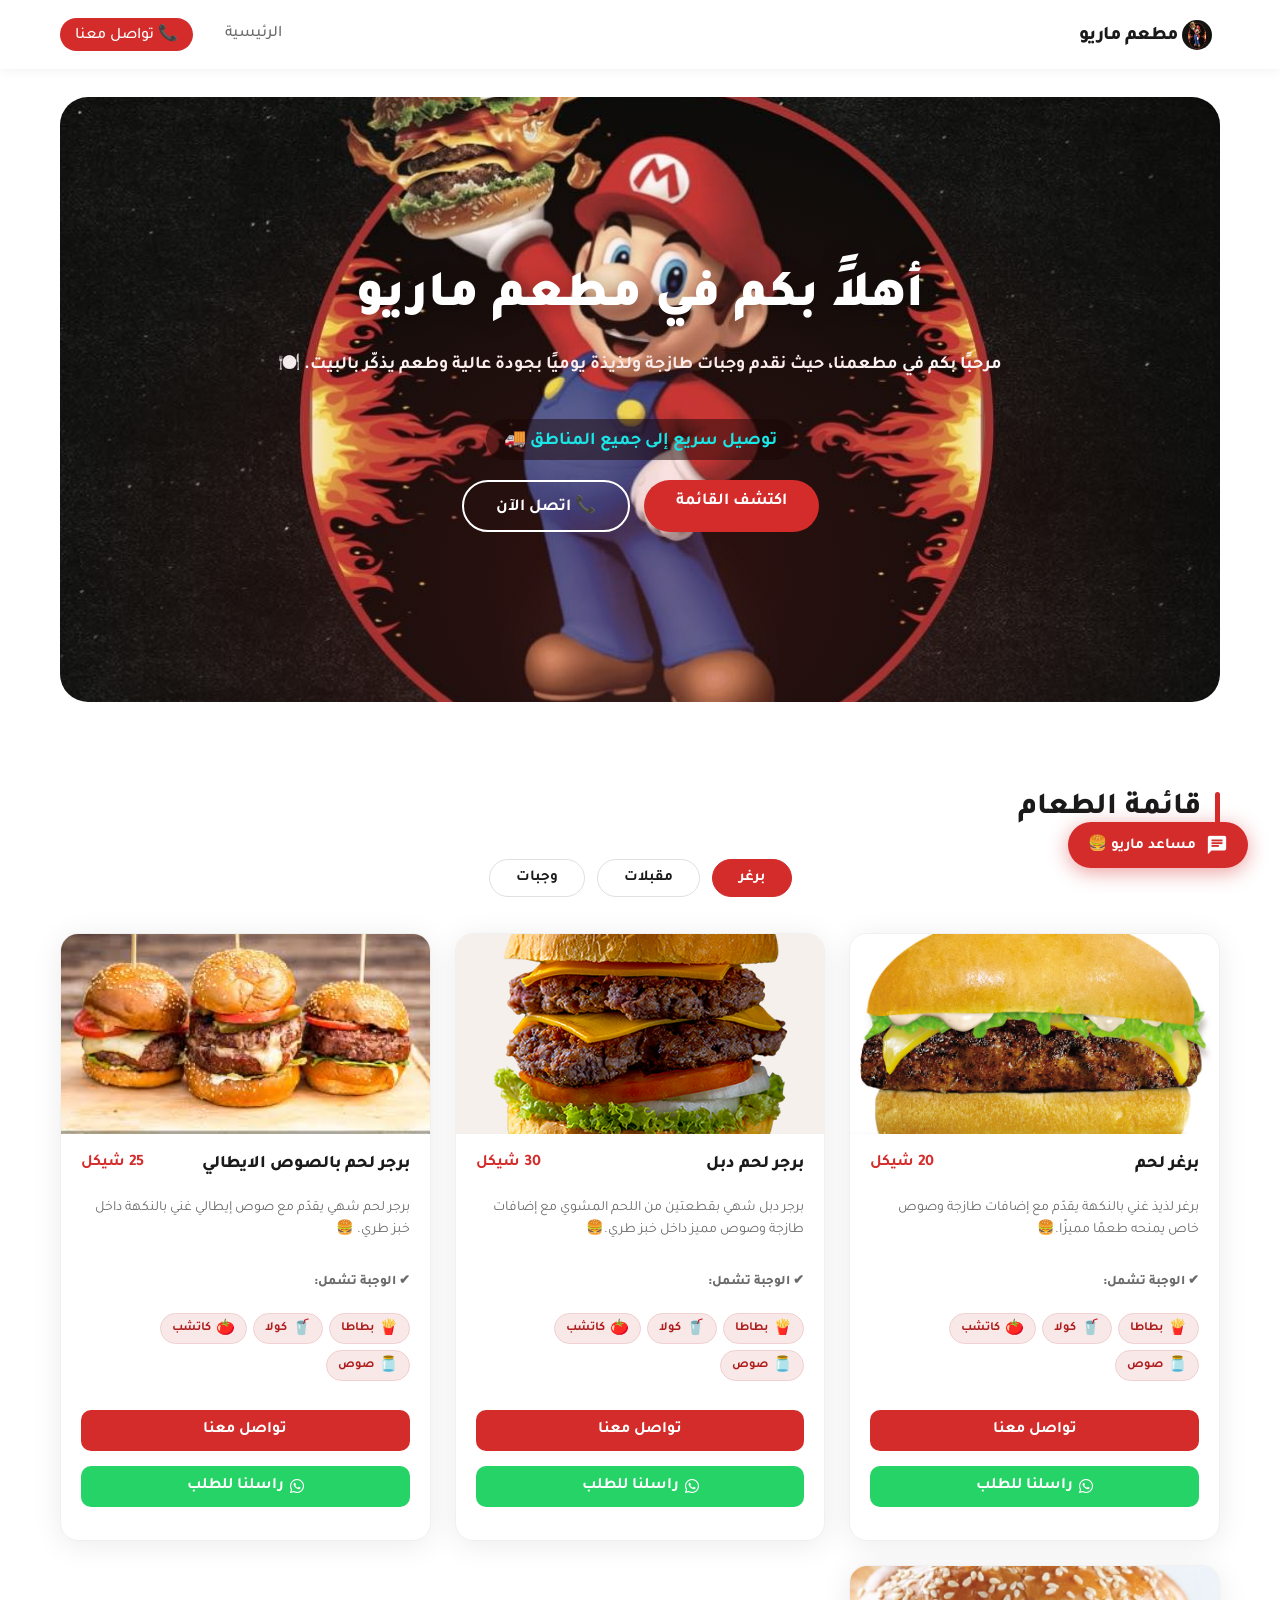
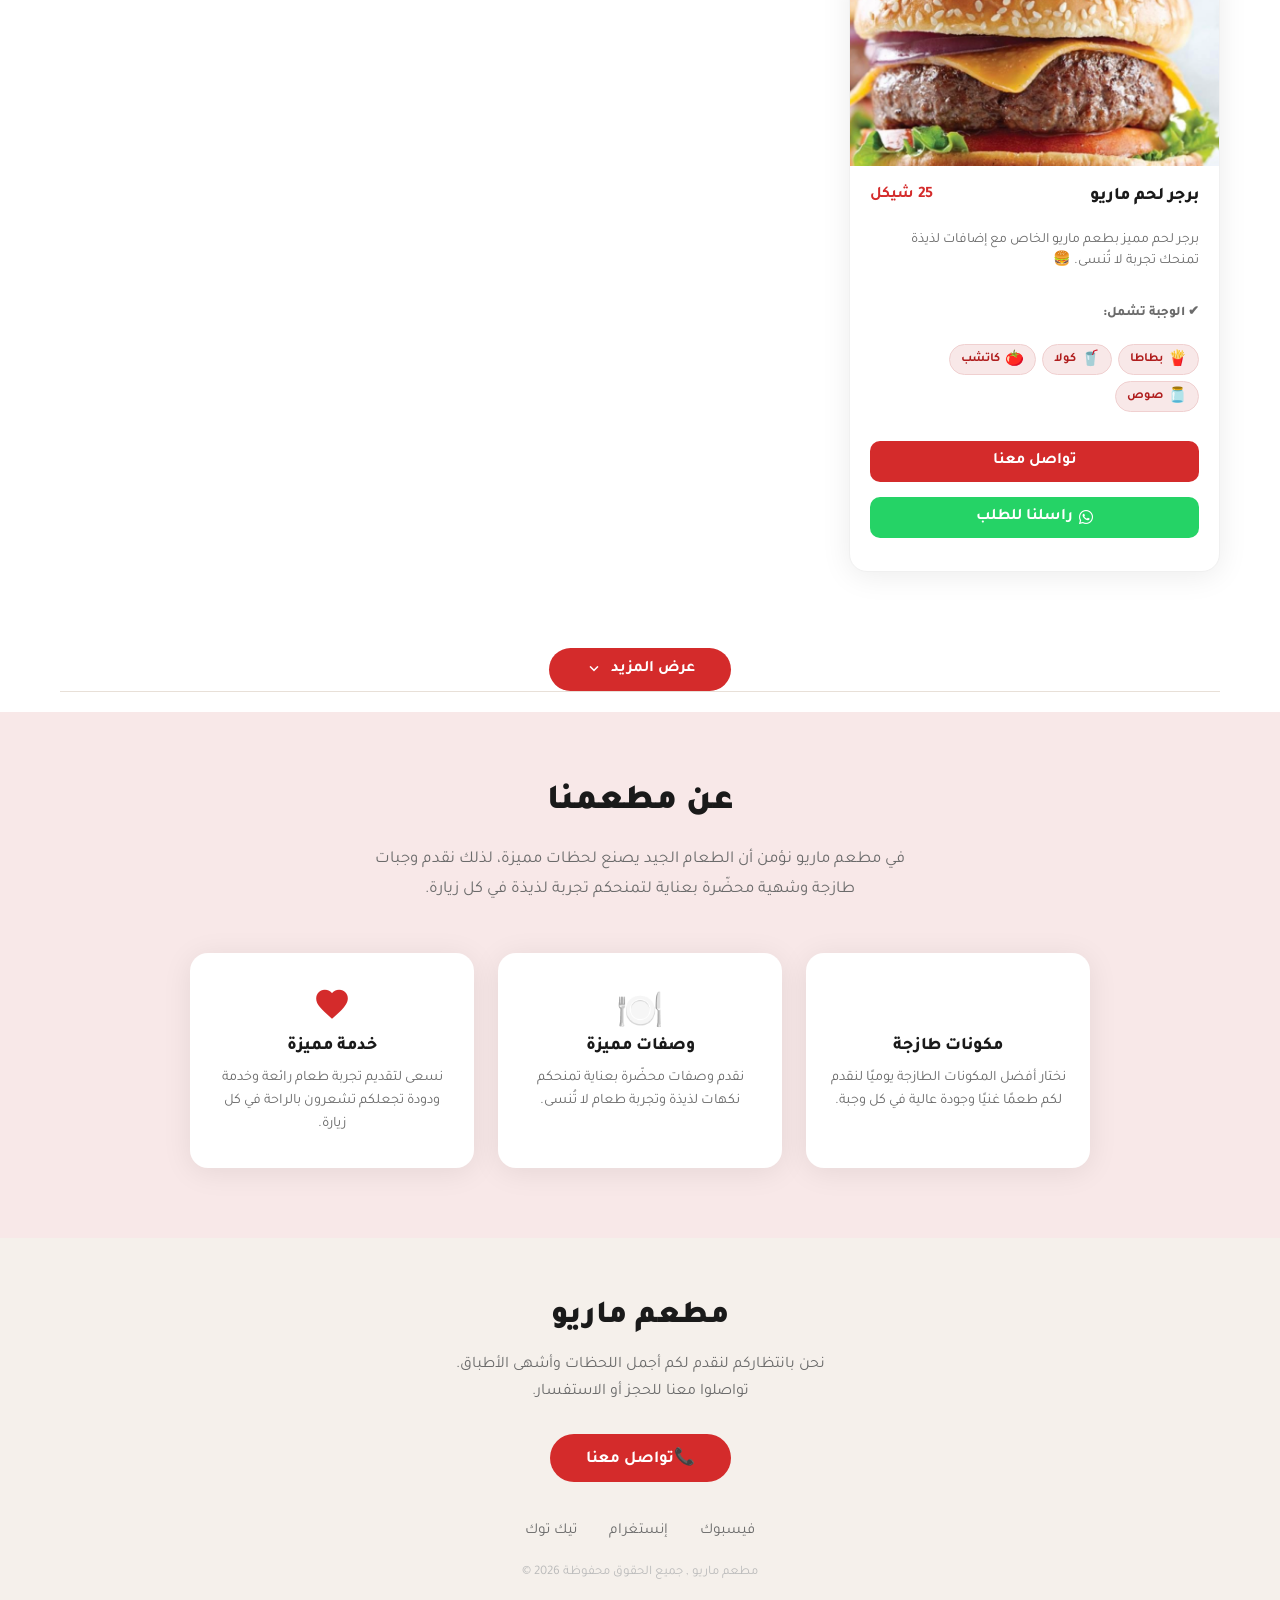
<file: index.html>
<!DOCTYPE html>
<html lang="ar" dir="rtl">

<head>
  <meta charset="UTF-8" />
  <meta name="viewport" content="width=device-width, initial-scale=1.0" />
  <!-- SEO Meta Tags -->
  <meta name="description"
    content="مطعم ماريو  — أشهى البرغر والوجبات السريعة في الخليل تفوح. برغر لحم، برغر دجاج، وجبات، مقبلات. خدمة توصيل لكل أنحاء البلدة.">
  <meta name="keywords" content="مطعم ماريو, برغر الخليل, وجبات سريعة, توصيل الخليل, برغر تفوح, ماريو فاست فود">
  <meta name="author" content="مطعم ماريو">

  <!-- Open Graph — شكل الصفحة لما تشاركها على واتساب وفيسبوك -->
  <meta property="og:title" content="مطعم ماريو 🍔">
  <meta property="og:description" content="أشهى البرغر والوجبات السريعة في تفوح — توصيل لكل أنحاء البلدة">
  <meta property="og:type" content="restaurant">
  <meta property="og:locale" content="ar_PS">
  <meta property="og:image" content="https://https://mario-ps.vercel.app/mario.jpg">
  <meta property="og:image:width" content="1170">
  <meta property="og:image:height" content="1266">
  <meta property="og:image:alt" content="مطعم ماريو ">
  <title>Mario.ps</title>
  <link rel="stylesheet" href="https://cdnjs.cloudflare.com/ajax/libs/font-awesome/6.5.0/css/all.min.css">
  <link rel="preconnect" href="https://fonts.googleapis.com">
  <link
    href="https://fonts.googleapis.com/css2?family=Tajawal:wght@400;500;700;800;900&family=Playfair+Display:wght@700&display=swap"
    rel="stylesheet">
  <link href="https://fonts.googleapis.com/icon?family=Material+Icons" rel="stylesheet">
  <link rel="stylesheet" href="styleIndex.css">
</head>

<body>

  <!-- NAVBAR -->
  <nav>
    <span class="logo"><img src="mario.jpg" alt="mario logo"
        style="width:30px; height:30px; border-radius:50%; vertical-align:middle; margin-right:8px;">
      مطعم ماريو </span>
    <ul class="nav-links">
      <li><a href="index.html">الرئيسية</a></li>
      <li><a href="contact.html" class="btn-primary">📞 تواصل معنا</a></li>
    </ul>
  </nav>

  <!-- HERO -->
  <section class="hero">
    <div class="hero-blob"></div>
    <h1>أهلاً بكم في مطعم ماريو</h1>
    <h3>مرحبًا بكم في مطعمنا، حيث نقدم وجبات طازجة ولذيذة يوميًا بجودة عالية وطعم يذكّر بالبيت. 🍽️ </h3>
    <h4>توصيل سريع إلى جميع المناطق 🚚</h4>
    <div style="display:flex; gap:14px; justify-content:center; flex-wrap:wrap;">
      <a href="#menu" class="btn-primary">اكتشف القائمة</a>
      <a href="https://wa.me/972598126090" class="btn-primary"
        style="background:transparent; border:2px solid white;">📞 اتصل
        الآن</a>
    </div>
  </section>

  <!-- MENU SECTION -->
  <section class="menu-section" id="menu">
    <div class="section-header">
      <div class="section-accent"></div>
      <h2 class="section-title" style="margin-left:auto; width:fit-content;">قائمة الطعام</h2>
    </div>

    <div class="filter-tabs">
      <button class="tab active" onclick="filterTab(this,'برغر')">برغر</button>
      <button class="tab" onclick="filterTab(this,'مقبلات')">مقبلات</button>
      <button class="tab" onclick="filterTab(this,'وجبات')">وجبات</button>
    </div>

    <div class="cards-grid" id="cards-grid">
      <!-- Card 1 -->
      <div class="card" data-cat="برغر">
        <img class="card-img" src="برجر_لحم.jpg" alt="برجر لحم">
        <div class="card-body">
          <div class="card-top">
            <span class="card-name">برغر لحم</span>
            <span class="card-price">20 شيكل</span>
          </div>
          <p class="card-desc">برغر لذيذ غني بالنكهة يقدّم مع إضافات طازجة وصوص خاص يمنحه طعمًا مميزًا.🍔</p>
          <p style="font-size:0.82rem; font-weight:800; color:var(--muted); margin-bottom:7px;">✔ الوجبة تشمل:</p>
          <div class="includes">
            <div class="include-tag"><span>🍟</span> بطاطا</div>
            <div class="include-tag"><span>🥤</span> كولا</div>
            <div class="include-tag"><span>🍅</span> كاتشب</div>
            <div class="include-tag"><span>🫙</span> صوص</div>
          </div>
          <a href="contact.html" class="btn-contact">تواصل معنا</a>
          <a href="https://wa.me/972598126090" target="_blank" class="btn-whatsapp"><i
              class="fa-brands fa-whatsapp"></i>راسلنا للطلب</a>
        </div>
      </div>
      <!-- Card 2 -->
      <div class="card" data-cat="برغر">
        <img class="card-img" src="برجرلحم_دبل.png" alt="برجر لحم دبل">
        <div class="card-body">
          <div class="card-top">
            <span class="card-name">برجر لحم دبل </span>
            <span class="card-price">30 شيكل</span>
          </div>
          <p class="card-desc">برجر دبل شهي بقطعتين من اللحم المشوي مع إضافات طازجة وصوص مميز داخل خبز طري.🍔</p>
          <p style="font-size:0.82rem; font-weight:800; color:var(--muted); margin-bottom:7px;">✔ الوجبة تشمل:</p>
          <div class="includes">
            <div class="include-tag"><span>🍟</span> بطاطا</div>
            <div class="include-tag"><span>🥤</span> كولا</div>
            <div class="include-tag"><span>🍅</span> كاتشب</div>
            <div class="include-tag"><span>🫙</span> صوص</div>
          </div>
          <a href="contact.html" class="btn-contact">تواصل معنا</a>
          <a href="https://wa.me/972598126090" target="_blank" class="btn-whatsapp"><i
              class="fa-brands fa-whatsapp"></i>راسلنا للطلب</a>
        </div>
      </div>
      <!-- Card 3 -->
      <div class="card" data-cat="برغر">
        <img class="card-img" src="برجر_لحم_بالصوص_الايطالي.jpg" alt="برجر لحم بالصوص الايطالي">
        <div class="card-body">
          <div class="card-top">
            <span class="card-name">برجر لحم بالصوص الايطالي</span>
            <span class="card-price">25 شيكل</span>
          </div>
          <p class="card-desc">برجر لحم شهي يقدّم مع صوص إيطالي غني بالنكهة داخل خبز طري. 🍔</p>
          <p style="font-size:0.82rem; font-weight:800; color:var(--muted); margin-bottom:7px;">✔ الوجبة تشمل:</p>
          <div class="includes">
            <div class="include-tag"><span>🍟</span> بطاطا</div>
            <div class="include-tag"><span>🥤</span> كولا</div>
            <div class="include-tag"><span>🍅</span> كاتشب</div>
            <div class="include-tag"><span>🫙</span> صوص</div>
          </div>
          <a href="contact.html" class="btn-contact">تواصل معنا</a>
          <a href="https://wa.me/972598126090" target="_blank" class="btn-whatsapp"><i
              class="fa-brands fa-whatsapp"></i>راسلنا للطلب</a>
        </div>
      </div>
      <!-- Card 4 -->
      <div class="card" data-cat="برغر">
        <img class="card-img" src="برجر_لحم_ماريو.png" alt="برجر لحم ماريو">
        <div class="card-body">
          <div class="card-top">
            <span class="card-name"> برجر لحم ماريو</span>
            <span class="card-price">25 شيكل</span>
          </div>
          <p class="card-desc">برجر لحم مميز بطعم ماريو الخاص مع إضافات لذيذة تمنحك تجربة لا تُنسى. 🍔</p>
          <p style="font-size:0.82rem; font-weight:800; color:var(--muted); margin-bottom:7px;">✔ الوجبة تشمل:</p>
          <div class="includes">
            <div class="include-tag"><span>🍟</span> بطاطا</div>
            <div class="include-tag"><span>🥤</span> كولا</div>
            <div class="include-tag"><span>🍅</span> كاتشب</div>
            <div class="include-tag"><span>🫙</span> صوص</div>
          </div>
          <a href="contact.html" class="btn-contact">تواصل معنا</a>
          <a href="https://wa.me/972598126090" target="_blank" class="btn-whatsapp"><i
              class="fa-brands fa-whatsapp"></i>راسلنا للطلب</a>
        </div>
      </div>
      <!-- Card 5 -->
      <div class="card" data-cat="برغر" data-extra="true" style="display: none;">
        <img class="card-img" src="برجر_دجاج.png" alt="برجر دجاج">
        <div class="card-body">
          <div class="card-top">
            <span class="card-name"> برجر دجاج</span>
            <span class="card-price">18 شيكل</span>
          </div>
          <p class="card-desc">برجر دجاج مقرمش مع مكونات طازجة وصوص خاص يمنحه نكهة مميزة. 🍔</p>
          <p style="font-size:0.82rem; font-weight:800; color:var(--muted); margin-bottom:7px;">✔ الوجبة تشمل:</p>
          <div class="includes">
            <div class="include-tag"><span>🍟</span> بطاطا</div>
            <div class="include-tag"><span>🥤</span> كولا</div>
            <div class="include-tag"><span>🍅</span> كاتشب</div>
            <div class="include-tag"><span>🫙</span> صوص</div>
          </div>
          <a href="contact.html" class="btn-contact">تواصل معنا</a>
          <a href="https://wa.me/972598126090" target="_blank" class="btn-whatsapp"><i
              class="fa-brands fa-whatsapp"></i>راسلنا للطلب</a>
        </div>
      </div>
      <!-- Card 6 -->
      <div class="card" data-cat="برغر" data-extra="true" style="display: none;">
        <img class="card-img" src="برجر_دجاج_دبل.jpg" alt="برجر دجاج دبل">
        <div class="card-body">
          <div class="card-top">
            <span class="card-name"> برجر دجاج دبل</span>
            <span class="card-price">25 شيكل</span>
          </div>
          <p class="card-desc">برجر دجاج دبل لذيذ بقطعتين من الدجاج المقرمش مع صوص خاص داخل خبز طري. 🍔</p>
          <p style="font-size:0.82rem; font-weight:800; color:var(--muted); margin-bottom:7px;">✔ الوجبة تشمل:</p>
          <div class="includes">
            <div class="include-tag"><span>🍟</span> بطاطا</div>
            <div class="include-tag"><span>🥤</span> كولا</div>
            <div class="include-tag"><span>🍅</span> كاتشب</div>
            <div class="include-tag"><span>🫙</span> صوص</div>
          </div>
          <a href="contact.html" class="btn-contact">تواصل معنا</a>
          <a href="https://wa.me/972598126090" target="_blank" class="btn-whatsapp"><i
              class="fa-brands fa-whatsapp"></i>راسلنا للطلب</a>
        </div>
      </div>
      <!-- Card 7 -->
      <div class="card" data-cat="برغر" data-extra="true" style="display: none;">
        <img class="card-img" src="برجر_دجاج_بالصوص_الايطالي.jpg" alt="برجر دجاج بالصوص الايطالي">
        <div class="card-body">
          <div class="card-top">
            <span class="card-name"> برجر دجاج بالصوص الايطالي</span>
            <span class="card-price">23 شيكل</span>
          </div>
          <p class="card-desc">برجر دجاج لذيذ مع صوص إيطالي غني بالنكهة يمنحه طعمًا رائعًا. 🍔</p>
          <p style="font-size:0.82rem; font-weight:800; color:var(--muted); margin-bottom:7px;">✔ الوجبة تشمل:</p>
          <div class="includes">
            <div class="include-tag"><span>🍟</span> بطاطا</div>
            <div class="include-tag"><span>🥤</span> كولا</div>
            <div class="include-tag"><span>🍅</span> كاتشب</div>
            <div class="include-tag"><span>🫙</span> صوص</div>
          </div>
          <a href="contact.html" class="btn-contact">تواصل معنا</a>
          <a href="https://wa.me/972598126090" target="_blank" class="btn-whatsapp"><i
              class="fa-brands fa-whatsapp"></i>راسلنا للطلب</a>
        </div>
      </div>
      <!-- Card 8 -->
      <div class="card" data-cat="برغر" data-extra="true" style="display: none;">
        <img class="card-img" src="برجر_دجاج_ماريو.jpg" alt="برجر دجاج ماريو">
        <div class="card-body">
          <div class="card-top">
            <span class="card-name"> برجر دجاج ماريو</span>
            <span class="card-price">23 شيكل</span>
          </div>
          <p class="card-desc">برجر دجاج مميز بطعم ماريو الخاص يقدم ساخنًا مع إضافات لذيذة. 🍔</p>
          <p style="font-size:0.82rem; font-weight:800; color:var(--muted); margin-bottom:7px;">✔ الوجبة تشمل:</p>
          <div class="includes">
            <div class="include-tag"><span>🍟</span> بطاطا</div>
            <div class="include-tag"><span>🥤</span> كولا</div>
            <div class="include-tag"><span>🍅</span> كاتشب</div>
            <div class="include-tag"><span>🫙</span> صوص</div>
          </div>
          <a href="contact.html" class="btn-contact">تواصل معنا</a>
          <a href="https://wa.me/972598126090" target="_blank" class="btn-whatsapp"><i
              class="fa-brands fa-whatsapp"></i>راسلنا للطلب</a>
        </div>
      </div>

      <!-- Card 9 (مقبلات) -->
      <div class="card" data-cat="مقبلات" style="display:none">
        <img class="card-img" src="بطاطا.jpg" alt="بطاطا كبير">
        <div class="card-body">
          <div class="card-top">
            <span class="card-name">بطاطا مقلية (حجم كبير)</span>
            <span class="card-price">10 شيكل</span>
          </div>
          <p class="card-desc">بطاطا مقلية ذهبية مقرمشة تقدم ساخنة بحجم كبير. 🍟</p>
          <a href="contact.html" class="btn-contact">تواصل معنا</a>
          <a href="https://wa.me/972598126090" target="_blank" class="btn-whatsapp"><i
              class="fa-brands fa-whatsapp"></i>راسلنا للطلب</a>
        </div>
      </div>
      <!-- Card 10 (مقبلات) -->
      <div class="card" data-cat="مقبلات" style="display:none">
        <img class="card-img" src="بطاطا.jpg" alt="بطاطا وسط">
        <div class="card-body">
          <div class="card-top">
            <span class="card-name">بطاطا مقلية (حجم وسط)</span>
            <span class="card-price">6 شيكل</span>
          </div>
          <p class="card-desc">بطاطا مقلية ذهبية مقرمشة تقدم ساخنة بحجم وسط. 🍟</p>
          <a href="contact.html" class="btn-contact">تواصل معنا</a>
          <a href="https://wa.me/972598126090" target="_blank" class="btn-whatsapp"><i
              class="fa-brands fa-whatsapp"></i>راسلنا للطلب</a>
        </div>
      </div>
      <!-- Card 11 (مقبلات) -->
      <div class="card" data-cat="مقبلات" style="display:none">
        <img class="card-img" src="بطاطا.jpg" alt="بطاطا صغير">
        <div class="card-body">
          <div class="card-top">
            <span class="card-name">بطاطا مقلية (حجم صغير)</span>
            <span class="card-price">3 شيكل</span>
          </div>
          <p class="card-desc">بطاطا مقلية ذهبية مقرمشة تقدم ساخنة بحجم صغير. 🍟</p>
          <a href="contact.html" class="btn-contact">تواصل معنا</a>
          <a href="https://wa.me/972598126090" target="_blank" class="btn-whatsapp"><i
              class="fa-brands fa-whatsapp"></i>راسلنا للطلب</a>
        </div>
      </div>
      <!-- Card 12 (مقبلات) -->
      <div class="card" data-cat="مقبلات" style="display:none">
        <img class="card-img" src="بطاطا_ماريو.jpg" alt="بطاطا ماريو">
        <div class="card-body">
          <div class="card-top">
            <span class="card-name">بطاطا ماريو</span>
            <span class="card-price">15 شيكل</span>
          </div>
          <p class="card-desc">فرنش فرايز + دجاج كرسبي + صوص تشيدر 🍟</p>
          <a href="contact.html" class="btn-contact">تواصل معنا</a>
          <a href="https://wa.me/972598126090" target="_blank" class="btn-whatsapp"><i
              class="fa-brands fa-whatsapp"></i>راسلنا للطلب</a>
        </div>
      </div>
      <!-- Card 13 (مقبلات) -->
      <div class="card" data-cat="مقبلات" data-extra="true" style="display:none">
        <img class="card-img" src="مخلل.jpg" alt="مخلل ">
        <div class="card-body">
          <div class="card-top">
            <span class="card-name">مخلل خيار</span>
            <span class="card-price">2 شيكل</span>
          </div>
          <p class="card-desc">مخلل خيار طازج ومقرمش يضيف نكهة مميزة للوجبة. 🥒</p>
          <a href="contact.html" class="btn-contact">تواصل معنا</a>
          <a href="https://wa.me/972598126090" target="_blank" class="btn-whatsapp"><i
              class="fa-brands fa-whatsapp"></i>راسلنا للطلب</a>
        </div>
      </div>
      <!-- Card 14 (مقبلات) -->
      <div class="card" data-cat="مقبلات" data-extra="true" style="display:none">
        <img class="card-img" src="سلطة.jpg" alt="سلطة">
        <div class="card-body">
          <div class="card-top">
            <span class="card-name">سلطة ملفوف</span>
            <span class="card-price">2 شيكل</span>
          </div>
          <p class="card-desc">سلطة ملفوف طازجة ومقرمشة بطعم منعش وخفيف. 🥗</p>
          <a href="contact.html" class="btn-contact">تواصل معنا</a>
          <a href="https://wa.me/972598126090" target="_blank" class="btn-whatsapp"><i
              class="fa-brands fa-whatsapp"></i>راسلنا للطلب</a>
        </div>
      </div>
      <!-- Card 15 (وجبات) -->
      <div class="card" data-cat="وجبات" style="display:none">
        <img class="card-img" src="مسحب_باجيت.jpeg" alt="مسحب باجيت">
        <div class="card-body">
          <div class="card-top">
            <span class="card-name">مسحب باجيت</span>
            <span class="card-price">20 شيكل</span>
          </div>
          <p class="card-desc">مسحب دجاج شهي داخل خبز باجيت طازج مع صوص مميز. 🥖</p>
          <p style="font-size:0.82rem; font-weight:800; color:var(--muted); margin-bottom:7px;">✔ الوجبة تشمل:</p>
          <div class="includes">
            <div class="include-tag"><span>🍟</span> بطاطا</div>
            <div class="include-tag"><span>🥤</span> كولا</div>
            <div class="include-tag"><span>🍅</span> كاتشب</div>
            <div class="include-tag"><span>🥒</span> مخلل</div>
          </div>
          <a href="contact.html" class="btn-contact">تواصل معنا</a>
          <a href="https://wa.me/972598126090" target="_blank" class="btn-whatsapp"><i
              class="fa-brands fa-whatsapp"></i>راسلنا للطلب</a>
        </div>
      </div>
      <!-- Card 16 (وجبات) -->
      <div class="card" data-cat="وجبات" style="display:none">
        <img class="card-img" src="مسحب_صمون.jpg" alt="مسحب صمون">
        <div class="card-body">
          <div class="card-top">
            <span class="card-name">مسحب صمون</span>
            <span class="card-price">15 شيكل</span>
          </div>
          <p class="card-desc">مسحب دجاج شهي داخل خبز صمون طازج مع صوص مميز. 🍗</p>
          <p style="font-size:0.82rem; font-weight:800; color:var(--muted); margin-bottom:7px;">✔ الوجبة تشمل:</p>
          <div class="includes">
            <div class="include-tag"><span>🍟</span> بطاطا</div>
            <div class="include-tag"><span>🥤</span> كولا</div>
            <div class="include-tag"><span>🍅</span> كاتشب</div>
            <div class="include-tag"><span>🥒</span> مخلل</div>
          </div>
          <a href="contact.html" class="btn-contact">تواصل معنا</a>
          <a href="https://wa.me/972598126090" target="_blank" class="btn-whatsapp"><i
              class="fa-brands fa-whatsapp"></i>راسلنا للطلب</a>
        </div>
      </div>
      <!-- Card 17 (وجبات) -->
      <div class="card" data-cat="وجبات" style="display:none">
        <img class="card-img" src="كرسبي_دجاج.jpg" alt="كرسبي دجاج">
        <div class="card-body">
          <div class="card-top">
            <span class="card-name">كرسبي دجاج</span>
            <span class="card-price">20 شيكل</span>
          </div>
          <p class="card-desc">مسحب دجاج شهي داخل خبز صمون طازج مع صوص مميز. 🍗</p>
          <p style="font-size:0.82rem; font-weight:800; color:var(--muted); margin-bottom:7px;">✔ الوجبة تشمل:</p>
          <div class="includes">
            <div class="include-tag"><span>🍟</span> بطاطا</div>
            <div class="include-tag"><span>🥤</span> كولا</div>
            <div class="include-tag"><span>🍅</span> كاتشب</div>
            <div class="include-tag"><span>🥒</span> مخلل</div>
          </div>
          <a href="contact.html" class="btn-contact">تواصل معنا</a>
          <a href="https://wa.me/972598126090" target="_blank" class="btn-whatsapp"><i
              class="fa-brands fa-whatsapp"></i>راسلنا للطلب</a>
        </div>
      </div>
      <!-- Card 18 (وجبات) -->
      <div class="card" data-cat="وجبات" style="display:none">
        <img class="card-img" src="باشكا.jpg" alt="باشكا">
        <div class="card-body">
          <div class="card-top">
            <span class="card-name">باشكا</span>
            <span class="card-price">20 شيكل</span>
          </div>
          <p class="card-desc">باشكا شهية تقدم ساخنة مع صوص مميز.🍗</p>
          <p style="font-size:0.82rem; font-weight:800; color:var(--muted); margin-bottom:7px;">✔ الوجبة تشمل:</p>
          <div class="includes">
            <div class="include-tag"><span>🍟</span> بطاطا</div>
            <div class="include-tag"><span>🥤</span> كولا</div>
            <div class="include-tag"><span>🍅</span> كاتشب</div>
            <div class="include-tag"><span>🥒</span> مخلل</div>
          </div>
          <a href="contact.html" class="btn-contact">تواصل معنا</a>
          <a href="https://wa.me/972598126090" target="_blank" class="btn-whatsapp"><i
              class="fa-brands fa-whatsapp"></i>راسلنا للطلب</a>
        </div>
      </div>
  </section>
  <div class="show-more-wrap">
    <button class="btn-show-more" id="show-more-btn" onclick="toggleMore()">
      <span id="show-more-text">عرض المزيد</span>
      <span class="material-icons" id="show-more-icon">keyboard_arrow_down</span>
    </button>
  </div>

  <div class="divider"></div>

  <!-- ABOUT SECTION -->
  <section class="about-section">
    <h2>عن مطعمنا</h2>
    <p>
      في مطعم ماريو نؤمن أن الطعام الجيد يصنع لحظات مميزة، لذلك نقدم وجبات طازجة وشهية محضّرة بعناية لتمنحكم تجربة لذيذة
      في كل زيارة.
    </p>
    <div class="features-grid">
      <div class="feature-card">
        <i class="material-icons feature-icon">eco</i>
        <h3>مكونات طازجة</h3>
        <p>نختار أفضل المكونات الطازجة يوميًا لنقدم لكم طعمًا غنيًا وجودة عالية في كل وجبة.</p>
      </div>
      <div class="feature-card">
        <i class="material-icons feature-icon">🍽️</i>
        <h3>وصفات مميزة</h3>
        <p>نقدم وصفات محضّرة بعناية تمنحكم نكهات لذيذة وتجربة طعام لا تُنسى.</p>
      </div>
      <div class="feature-card">
        <i class="material-icons feature-icon">favorite</i>
        <h3>خدمة مميزة</h3>
        <p>نسعى لتقديم تجربة طعام رائعة وخدمة ودودة تجعلكم تشعرون بالراحة في كل زيارة.</p>
      </div>
    </div>
  </section>
  <button id="scroll-top" onclick="window.scrollTo({top:0,behavior:'smooth'})">
    <span class="material-icons">keyboard_arrow_up</span>
  </button>
  <!-- FOOTER -->
  <footer>
    <h2>مطعم ماريو</h2>
    <p class="tagline">
      نحن بانتظاركم لنقدم لكم أجمل اللحظات وأشهى الأطباق. تواصلوا معنا للحجز أو الاستفسار.
    </p>
    <a href="contact.html" class="btn-primary"> 📞تواصل معنا </a>
    <ul class="footer-links">
      <li><a href="https://www.facebook.com/share/14X9Z1sNQKS/?mibextid=wwXIfr">فيسبوك</a></li>
      <li><a href="https://www.instagram.com/mario_restaurant_ps?igsh=N3AxZGJhbGI3bTM4">إنستغرام</a></li>
      <li><a href="https://www.tiktok.com/@mrio.ps?_r=1&_t=ZS-94bM7TMslIg">تيك توك</a></li>
    </ul>
    <p class="footer-copy">مطعم ماريو , جميع الحقوق محفوظة 2026 ©</p>
  </footer>
  <div id="chat-bubble" onclick="toggleChat()">
    <span class="material-icons">chat</span>
    <span id="chat-bubble-name">مساعد ماريو 🍔</span>
  </div>

  <div id="chat-window">
    <div id="chat-header">
      <div class="chat-avatar"><span class="material-icons">restaurant</span></div>
      <div class="chat-info">
        <strong>مساعدك في مطعم ماريو</strong>
        <span>🟢 متاح الآن</span>
      </div>
      <span class="material-icons" id="chat-close" onclick="toggleChat()">close</span>
    </div>
    <div id="chat-messages"></div>
    <div id="chat-input-area">
      <button id="chat-send" onclick="sendMessage()">
        <span class="material-icons">send</span>
      </button>
      <input id="chat-input" type="text" placeholder="اكتب سؤالك هنا..."
        onkeydown="if(event.key==='Enter') sendMessage()" />
    </div>
  </div>

  <script>
    let expanded = false;
    let currentCat = 'برغر';

    function filterTab(el, cat) {
      currentCat = cat;
      expanded = false;
      document.querySelectorAll('.tab').forEach(t => t.classList.remove('active'));
      el.classList.add('active');
      updateCards();
      updateBtn();
    }

    function updateCards() {
      document.querySelectorAll('.card').forEach(c => {
        const matchCat = c.dataset.cat === currentCat;
        const isExtra = c.dataset.extra === 'true';
        if (!matchCat) { c.style.display = 'none'; return; }
        if (isExtra && !expanded) { c.style.display = 'none'; return; }
        c.style.display = '';
      });

      // هل في بطاقات مخفية في الكاتيغوري الحالية؟
      const hasExtra = [...document.querySelectorAll('.card')]
        .some(c => c.dataset.cat === currentCat && c.dataset.extra === 'true');
      document.getElementById('show-more-btn').style.display = hasExtra ? '' : 'none';
    }

    function toggleMore() {
      expanded = !expanded;
      updateCards();
      updateBtn();
    }

    function updateBtn() {
      document.getElementById('show-more-text').textContent = expanded ? 'عرض أقل' : 'عرض المزيد';
      document.getElementById('show-more-icon').textContent = expanded ? 'keyboard_arrow_up' : 'keyboard_arrow_down';
    }
    window.addEventListener('scroll', () => {
      document.getElementById('scroll-top').classList.toggle('visible', window.scrollY > 300);
    });
    // ── قاعدة بيانات الأجوبة ──
    const FAQ = [
      {
        keys: ['قائمة', 'منيو', 'menu', 'أكل', 'وجبات', 'طعام', 'عندكم شو'],
        answer: '🍔 قائمتنا تشمل:\n\nبرغر:\n• برغر لحم — 20 شيكل\n• برجر لحم ماريو — 25 شيكل\n• برجر دجاج — 18 شيكل \n• برجر دجاج ماريو — 23 شيكل\n\nمقبلات:\n• بطاطا مقلية (حجم كبير) — 10 شيكل \n• بطاطا ماريو — 15 شيكل \n• مخلل خيار — 2 شيكل\n\nوجبات:\n• مسحب باجيت — 20 شيكل \n• كرسبي دجاج — 20 شيكل\n\n✅ جميع وجبات البرغر تشمل: بطاطا + كولا + كاتشب + صوص'
      },
      {
        keys: ['سعر', 'أسعار', 'كم', 'بكم', 'تكلفة'],
        answer: '💰 أسعارنا:\n\nبرغر:\n• برغر لحم — 20 شيكل\n• برجر لحم ماريو — 25 شيكل\n• برجر دجاج — 18 شيكل \n• برجر دجاج ماريو — 23 شيكل\n\nمقبلات:\n• بطاطا مقلية (حجم كبير) — 10 شيكل \n• بطاطا ماريو — 15 شيكل \n• مخلل خيار — 2 شيكل\n\nوجبات:\n• مسحب باجيت — 20 شيكل \n• كرسبي دجاج — 20 شيكل\n\n✅ جميع وجبات البرغر تشمل: بطاطا + كولا + كاتشب + صوص🍟'
      },
      {
        keys: ['وقت', 'ساعات', 'أوقات', 'متى', 'فتح', 'مفتوح', 'يفتح', 'دوام'],
        answer: '⏰ أوقات العمل:\n• السبت - الأربعاء: 12:00 م – 1:00 ص\n• الخميس: 12:00 م – 2:00 ص\n• الجمعة: 1:00 م – 2:00 ص\n\nخدمة التوصيل متاحة خلال جميع ساعات العمل 🛵'
      },
      {
        keys: ['موقع', 'عنوان', 'وين', 'فين', 'مكان', 'كيف أوصل', 'خرائط'],
        answer: '📍 موقعنا:\nالشارع الرئيسي - مفرق الكازية القديمة \nالخليل - تفوح \n\nيمكنك فتح الخرائط من صفحة التواصل 🗺️'
      },
      {
        keys: ['توصيل', 'ديليفري', 'delivery', 'توصل', 'أطلب'],
        answer: '🛵 نعم! خدمة التوصيل متاحة خلال جميع ساعات العمل.\n\nللطلب تواصل معنا عبر:\n📞 الهاتف: 972598126090+\n💬 واتساب: اضغط زر "راسلنا" على أي منتج \n أو من خلال مواقع التواصل الاجتماعي'
      },
      {
        keys: ['تواصل', 'اتصال', 'هاتف', 'رقم', 'واتساب', 'تليفون', 'بريد', 'ايميل'],
        answer: '📞 للتواصل معنا:\n• هاتف: 972598126090+\n• بريد: mariops@gmail.com\n• واتساب: اضغط "راسلنا" على أي منتج\n\nأو زر صفحة "اتصل بنا" من القائمة 😊'
      },
      {
        keys: ['برغر لحم', 'لحم عادي'],
        answer: '🍔 برغر لحم — 20 شيكل\n\n✅ الوجبة تشمل: بطاطا + كولا + كاتشب + صوص'
      },
      {
        keys: ['دبل', 'لحم دبل', 'دبل لحم'],
        answer: '🍔 برغر لحم دبل — 30 شيكل\n\n✅ الوجبة تشمل: بطاطا + كولا + كاتشب + صوص'
      },
      {
        keys: ['صوص ايطالي', 'لحم بالصوص', 'الايطالي'],
        answer: '🍔 برغر لحم بالصوص الايطالي — 25 شيكل\n\n✅ الوجبة تشمل: بطاطا + كولا + كاتشب + صوص'
      },
      {
        keys: ['ماريو', 'برغر ماريو', 'لحم ماريو'],
        answer: '🍔 برغر لحم ماريو — 25 شيكل\n\n✅ الوجبة تشمل: بطاطا + كولا + كاتشب + صوص'
      },
      {
        keys: ['برغر دجاج', 'دجاج عادي'],
        answer: '🍗 برغر دجاج — 18 شيكل\n\n✅ الوجبة تشمل: بطاطا + كولا + كاتشب + صوص'
      },
      {
        keys: ['دجاج دبل', 'دبل دجاج'],
        answer: '🍗 برغر دجاج دبل — 25 شيكل\n\n✅ الوجبة تشمل: بطاطا + كولا + كاتشب + صوص'
      },
      {
        keys: ['دجاج بالصوص', 'دجاج ايطالي'],
        answer: '🍗 برغر دجاج بالصوص الايطالي — 23 شيكل\n\n✅ الوجبة تشمل: بطاطا + كولا + كاتشب + صوص'
      },
      {
        keys: ['دجاج ماريو', 'ماريو دجاج'],
        answer: '🍗 برغر دجاج ماريو — 23 شيكل\n\n✅ الوجبة تشمل: بطاطا + كولا + كاتشب + صوص'
      },
      {
        keys: ['بطاطا مقلية', 'بطاطا', 'فرايز'],
        answer: '🍟 بطاطا مقلية:\n• صغير — 3 شيكل\n• وسط — 6 شيكل\n• كبير — 10 شيكل'
      },
      {
        keys: ['بطاطا ماريو'],
        answer: '🍟 بطاطا ماريو — 15 شيكل\nفرنش فرايز + دجاج كرسبي + صوص تشيدر'
      },
      {
        keys: ['مخلل', 'سلطة', 'صوص'],
        answer: '🥗 مخلل 2 + سلطة 2 + صوص 2'
      },
      {
        keys: ['مسحب باجيت', 'باجيت'],
        answer: '🥙 مسحب باجيت — 20 شيكل\n\n✅ جميع الوجبات شاملة: بطاطا + كولا + كلسلو + مخلل + كاتشب'
      },
      {
        keys: ['مسحب صمون', 'صمون'],
        answer: '🥙 مسحب صمون — 15 شيكل\n\n✅ جميع الوجبات شاملة: بطاطا + كولا + كلسلو + مخلل + كاتشب'
      },
      {
        keys: ['كرسبي دجاج', 'كرسبي وجبة'],
        answer: '🍗 كرسبي دجاج — 20 شيكل\n\n✅ جميع الوجبات شاملة: بطاطا + كولا + كلسلو + مخلل + كاتشب'
      },
      {
        keys: ['باشكا'],
        answer: '🍽️ باشكا — 20 شيكل\n\n✅ جميع الوجبات شاملة: بطاطا + كولا + كلسلو + مخلل + كاتشب'
      },
      {
        keys: ['شكرا', 'شكراً', 'مشكور', 'thanks', 'ممتاز', 'كويس'],
        answer: 'العفو! يسعدنا خدمتك 😊\nنتمنى لك وجبة شهية في مطعم ماريو🍕'
      },
      {
        keys: ['مرحبا', 'هلا', 'السلام', 'اهلا', 'أهلاً', 'هاي', 'hi', 'hello'],
        answer: 'أهلاً وسهلاً! 👋\nكيف أقدر أساعدك اليوم؟'
      }
    ];

    const QUICK_QUESTIONS = ['📋 القائمة', '💰 الأسعار', '⏰ أوقات العمل', '📍 الموقع', '🛵 التوصيل'];

    let chatOpen = false;
    let greeted = false;

    function toggleChat() {
      chatOpen = !chatOpen;
      document.getElementById('chat-window').classList.toggle('open', chatOpen);
      document.querySelector('#chat-bubble .material-icons').textContent = chatOpen ? 'close' : 'chat';
      if (chatOpen && !greeted) {
        greeted = true;
        setTimeout(() => {
          addBotMsg('أهلاً وسهلاً! 👋 أنا مساعدك في مطعم ماريو\nاختر من الأسئلة السريعة أو اكتب سؤالك:');
          addQuickBtns();
        }, 400);
      }
      document.getElementById('chat-bubble-name').style.display = chatOpen ? 'none' : 'inline';
    }

    function addBotMsg(text) {
      const msgs = document.getElementById('chat-messages');
      const div = document.createElement('div');
      div.className = 'msg bot';
      div.textContent = text;
      msgs.appendChild(div);
      msgs.scrollTop = msgs.scrollHeight;
    }

    function addUserMsg(text) {
      const msgs = document.getElementById('chat-messages');
      const div = document.createElement('div');
      div.className = 'msg user';
      div.textContent = text;
      msgs.appendChild(div);
      msgs.scrollTop = msgs.scrollHeight;
    }

    function addQuickBtns() {
      const msgs = document.getElementById('chat-messages');
      const wrap = document.createElement('div');
      wrap.className = 'quick-btns';
      QUICK_QUESTIONS.forEach(q => {
        const btn = document.createElement('button');
        btn.className = 'quick-btn';
        btn.textContent = q;
        btn.onclick = () => { wrap.remove(); handleInput(q); };
        wrap.appendChild(btn);
      });
      msgs.appendChild(wrap);
      msgs.scrollTop = msgs.scrollHeight;
    }

    function getReply(text) {
      const lower = text.toLowerCase();
      for (const item of FAQ) {
        if (item.keys.some(k => lower.includes(k))) return item.answer;
      }
      return 'عذراً، ما فهمت سؤالك 😅\nجرب تسأل عن: القائمة، الأسعار، أوقات العمل، الموقع، أو التوصيل.\n\nأو تواصل معنا مباشرة:\n📞 972598126090+';
    }

    function handleInput(text) {
      addUserMsg(text);
      setTimeout(() => {
        addBotMsg(getReply(text));
        addQuickBtns();
      }, 400);
    }

    function sendMessage() {
      const input = document.getElementById('chat-input');
      const text = input.value.trim();
      if (!text) return;
      input.value = '';
      // إزالة الأزرار القديمة
      document.querySelectorAll('.quick-btns').forEach(el => el.remove());
      handleInput(text);
    }

    // تطبيق الإعدادات الافتراضية عند تحميل الصفحة
    updateCards();
    updateBtn();
  </script>
</body>

</html>
</file>
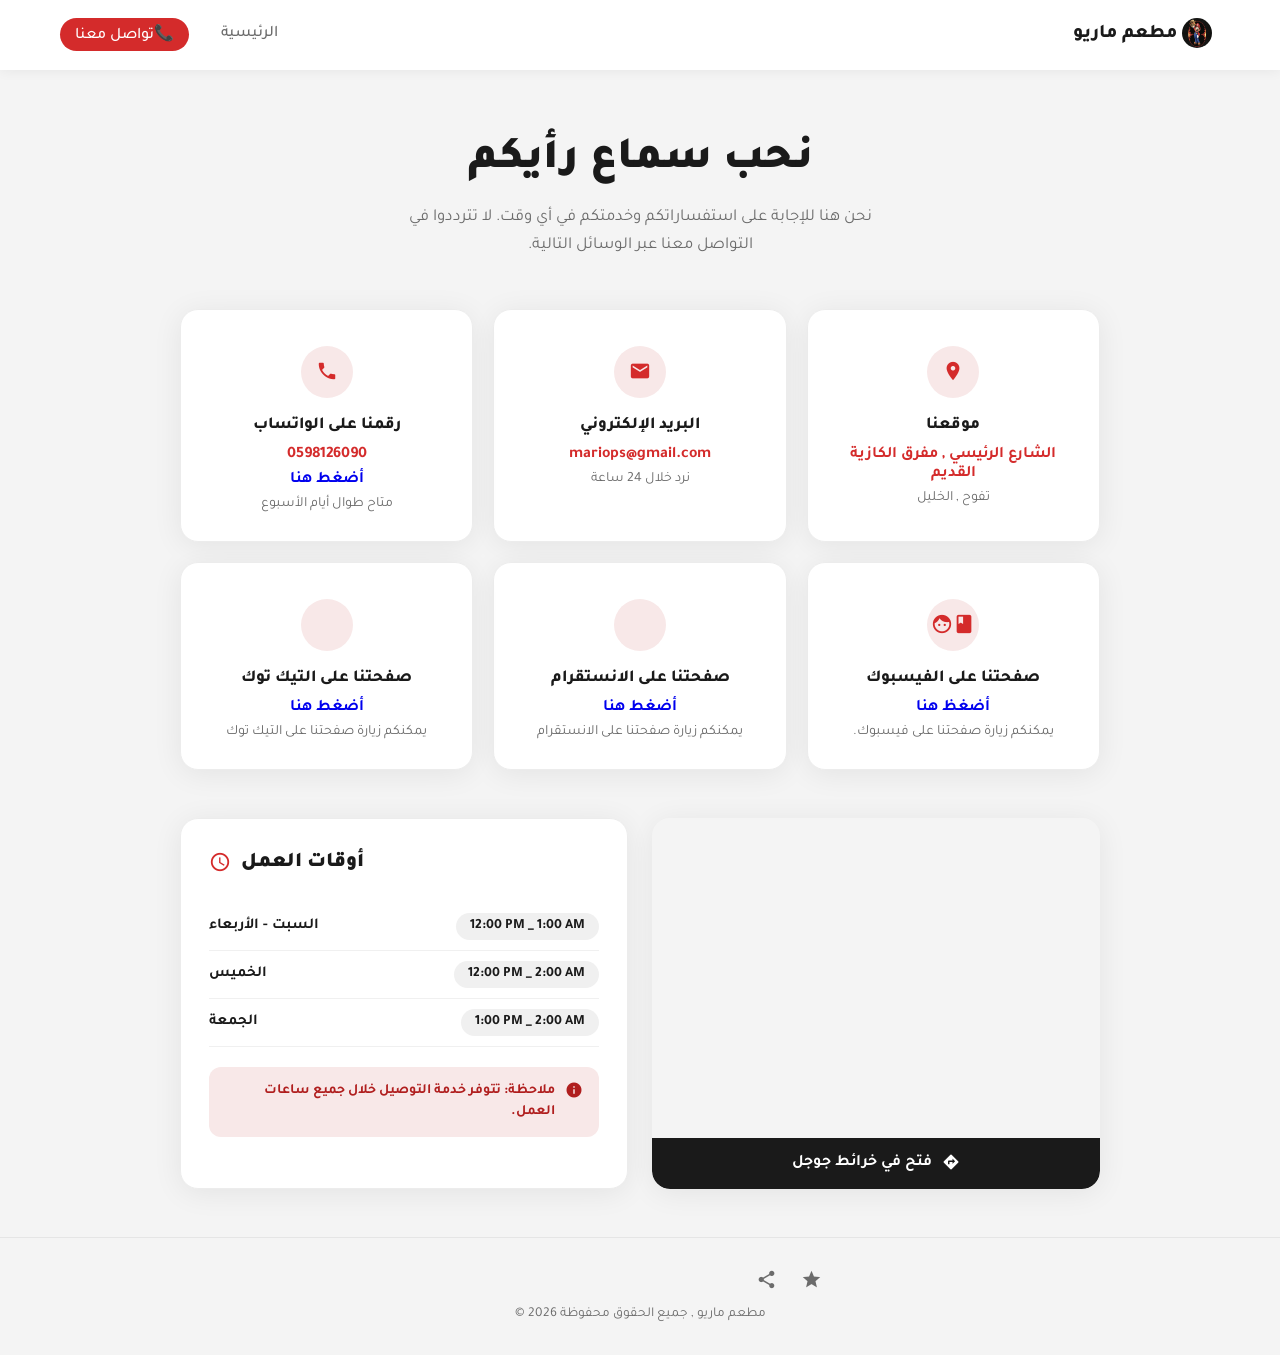
<file: contact.html>
<!DOCTYPE html>
<html lang="ar" dir="rtl">

<head>
    <meta charset="UTF-8" />
    <meta name="viewport" content="width=device-width, initial-scale=1.0" />
    <!-- SEO Meta Tags -->
    <meta name="description" content="تواصل مع مطعم ماريو — الخليل تفوح، مفرق الكازية القديمة. هاتف: 0598126090">
    <meta name="keywords" content="تواصل ماريو, موقع مطعم ماريو, هاتف مطعم ماريو, الخليل تفوح">

    <!-- Open Graph -->
    <meta property="og:title" content="تواصل معنا  — مطعم ماريو ">
    <meta property="og:description" content="الخليل تفوح، مفرق الكازية القديمة. متاح للتوصيل لكل أنحاء البلدة 🛵">
    <meta property="og:type" content="website">
    <meta property="og:locale" content="ar_PS">
    <title>Mario.ps</title>
    <link rel="preconnect" href="https://fonts.googleapis.com">
    <link href="https://fonts.googleapis.com/css2?family=Tajawal:wght@400;500;700;800;900&display=swap"
        rel="stylesheet">
    <link href="https://fonts.googleapis.com/icon?family=Material+Icons" rel="stylesheet">
    <link rel="stylesheet" href="styleContact.css">
</head>

<body>

    <!-- NAVBAR -->
    <nav>
        <a href="index.html" class="logo-wrap">
            <div class="logo-icon"><span class="material-icons"><img src="mario.jpg" alt="mario logo"
                        style="width:30px; height:30px; border-radius:50%; vertical-align:middle; margin-right:8px;"></span>
            </div>
            مطعم ماريو
        </a>
        <ul class="nav-links">
            <li><a href="index.html">الرئيسية</a></li>
            <li><a href="contact.html" class="btn-primary">📞تواصل معنا</a></li>
        </ul>
    </nav>

    <!-- HERO -->
    <div class="contact-hero">
        <h1>نحب سماع رأيكم</h1>
        <p>نحن هنا للإجابة على استفساراتكم وخدمتكم في أي وقت. لا تترددوا في التواصل معنا عبر الوسائل التالية.</p>
    </div>

    <!-- INFO CARDS -->
    <div class="info-grid">
        <div class="info-card">
            <div class="info-icon-wrap">
                <span class="material-icons">location_on</span>
            </div>
            <h3>موقعنا</h3>
            <p class="info-main">الشارع الرئيسي , مفرق الكازية القديم</p>
            <p class="info-sub">تفوح , الخليل </p>
        </div>

        <div class="info-card">
            <div class="info-icon-wrap">
                <span class="material-icons">email</span>
            </div>
            <h3>البريد الإلكتروني</h3>
            <p class="info-main">mariops@gmail.com</p>
            <p class="info-sub">نرد خلال 24 ساعة</p>
        </div>

        <div class="info-card">
            <div class="info-icon-wrap">
                <span class="material-icons">call</span>
            </div>
            <h3>رقمنا على الواتساب </h3>
            <p class="info-main">0598126090</p>
            <p class="info-main"><a href="https://wa.me/972598126090" target="_blank">أضغط هنا</a></p>
            <p class="info-sub">متاح طوال أيام الأسبوع</p>
        </div>
        <div class="info-card">
            <div class="info-icon-wrap">
                <span class="material-icons">facebook</span>
            </div>
            <h3>صفحتنا على الفيسبوك</h3>
            <p class="info-main"><a href="https://www.facebook.com/share/14X9Z1sNQKS/?mibextid=wwXIfr"
                    target="_blank">أضغظ هنا</a></p>
            <p class="info-sub">يمكنكم زيارة صفحتنا على فيسبوك.</p>
        </div>
        <div class="info-card">
            <div class="info-icon-wrap">
                <span class="material-icons">instagram</span>
            </div>
            <h3>صفحتنا على الانستقرام </h3>
            <p class="info-main"><a href="https://www.instagram.com/mario_restaurant_ps?igsh=N3AxZGJhbGI3bTM4"
                    target="_blank">أضغط
                    هنا</a></p>
            <p class="info-sub">يمكنكم زيارة صفحتنا على الانستقرام</p>
        </div>
        <div class="info-card">
            <div class="info-icon-wrap">
                <span class="material-icons">tiktok</span>
            </div>
            <h3>صفحتنا على التيك توك</h3>
            <p class="info-main"><a href="https://www.tiktok.com/@mrio.ps?_r=1&_t=ZS-94bM7TMslIg" target="_blank">أضغط
                    هنا</a></p>
            <p class="info-sub">يمكنكم زيارة صفحتنا على التيك توك</p>
        </div>
    </div>

    <!-- MAP + HOURS -->
    <div class="map-section">
        <div class="map-wrap">
            <iframe
                src="https://www.google.com/maps/embed?pb=!1m17!1m12!1m3!1d1362.71869589012!2d35.05570514913296!3d31.537660231567415!2m3!1f0!2f0!3f0!3m2!1i1024!2i768!4f13.1!3m2!1m1!2zMzHCsDMyJzE3LjAiTiAzNcKwMDMnMTkuNyJF!5e1!3m2!1sar!2s!4v1773242697195!5m2!1sar!2s"
                width="600" height="450" style="border:0;" allowfullscreen="" loading="lazy"
                referrerpolicy="no-referrer-when-downgrade"></iframe>
            <a href="https://maps.app.goo.gl/oWpXLKT2nDKoyozU6" target="_blank" class="map-btn">
                <span class="material-icons">directions</span>
                فتح في خرائط جوجل
            </a>
        </div>

        <div class="hours-card">
            <div class="hours-title">
                أوقات العمل
                <span class="material-icons">schedule</span>
            </div>

            <div class="hours-row">
                <span class="hours-time">12:00 PM _ 1:00 AM</span>
                <span class="hours-day">السبت - الأربعاء</span>
            </div>
            <div class="hours-row">
                <span class="hours-time">12:00 PM _ 2:00 AM</span>
                <span class="hours-day">الخميس</span>
            </div>
            <div class="hours-row">

                <span class="hours-time">1:00 PM _ 2:00 AM</span>
                <span class="hours-day">الجمعة</span>
            </div>

            <div class="hours-note">
                <span class="material-icons">info</span>
                <span>ملاحظة: تتوفر خدمة التوصيل خلال جميع ساعات العمل.</span>
            </div>
        </div>
    </div>

    <!-- FOOTER -->
    <footer>
        <div class="footer-icons">
            <span class="material-icons">star</span>
            <span class="material-icons">share</span>
            <span class="material-icons">military_tech</span>
        </div>
        <p class="footer-copy">مطعم ماريو , جميع الحقوق محفوظة 2026 ©</p>
    </footer>

</body>

</html>
</file>
<file: styleIndex.css>
*,
*::before,
*::after {
    box-sizing: border-box;
    margin: 0;
    padding: 0;
}

:root {
    --red: #d42b2b;
    --red-dark: #b01e1e;
    --red-light: #f8e8e8;
    --cream: #f5f0eb;
    --text: #1a1a1a;
    --muted: #6b6b6b;
    --white: #ffffff;
    --radius: 18px;
    --shadow: 0 4px 30px rgba(0, 0, 0, 0.08);
}

html {
    scroll-behavior: smooth;
}

body {
    font-family: 'Tajawal', sans-serif;
    background: var(--white);
    color: var(--text);
    overflow-x: hidden;
    direction: rtl;
}

/* ── NAVBAR ── */
nav {
    display: flex;
    justify-content: space-between;
    align-items: center;
    padding: 18px 60px;
    background: var(--white);
    position: sticky;
    top: 0;
    z-index: 100;
    box-shadow: 0 1px 12px rgba(0, 0, 0, 0.06);
}

.logo {
    font-size: 1.2rem;
    font-weight: 800;
    color: var(--text);
    letter-spacing: -0.5px;

}



.nav-links {
    display: flex;
    align-items: center;
    gap: 32px;
    list-style: none;
}

.nav-links a {
    text-decoration: none;
    color: var(--muted);
    font-size: 1rem;
    font-weight: 500;
    transition: color 0.2s;
}


.nav-links a:hover {
    color: var(--rad);
}

.nav-links .btn-primary {
    color: white;
}

.btn-primary {
    background: var(--red);
    color: var(--white);
    border: none;
    border-radius: 50px;
    padding: 5px 15px;
    font-size: 1rem;
    font-family: 'Tajawal', sans-serif;
    font-weight: 700;
    cursor: pointer;
    transition: background 0.2s, transform 0.15s;
    text-decoration: none;
    display: inline-block;
}

.btn-primary:hover {
    background: var(--red-dark);
    transform: translateY(-1px);
}

/* ── HERO ── */
.hero {
    margin: 28px 60px;
    border-radius: 28px;
    min-height: 340px;
    background-image: url("mario.jpg");
    background-size: cover;
    background-position: center;
    display: flex;
    flex-direction: column;
    align-items: center;
    justify-content: center;
    text-align: center;
    padding: 170px 75px;
    position: relative;
    overflow: hidden;
}

.hero::before {
    content: '';
    position: absolute;
    inset: 0;
    background: radial-gradient(ellipse at 50% 80%, rgba(212, 43, 43, 0.18) 0%, transparent 70%);
}

.hero-blob {
    position: absolute;
    width: 220px;
    height: 220px;
    background: rgba(255, 255, 255, 0.04);
    border-radius: 50%;
    bottom: -60px;
    left: 50%;
    transform: translateX(-50%);
    filter: blur(30px);
}

.hero h1 {
    font-size: 3.2rem;
    font-weight: 900;
    color: var(--white);
    line-height: 1.2;
    position: relative;
    z-index: 1;
    text-shadow: 0 2px 20px rgba(0, 0, 0, 0.3);
    animation: fadeUp 0.8s ease both;
}

.hero h3 {
    display: inline-block;
    /*background: rgba(0, 0, 0, 0.5);*/
    padding: 8px 18px;
    border-radius: 20px;
    font-size: 18px;
    color: white;
    margin-top: 15px;
    margin-bottom: 20px;
}

.hero h4 {
    display: inline-block;
    background: rgba(0, 0, 0, 0.5);
    padding: 8px 18px;
    border-radius: 20px;
    font-size: 18px;
    color: aqua;
    margin-top: 15px;
    margin-bottom: 20px;
}

.hero .btn-primary {
    position: relative;
    z-index: 1;
    font-size: 1.05rem;
    padding: 12px 32px;
    animation: fadeUp 0.8s 0.3s ease both;
}

@keyframes fadeUp {
    from {
        opacity: 0;
        transform: translateY(24px);
    }

    to {
        opacity: 1;
        transform: translateY(0);
    }
}

/* ── MENU SECTION ── */
.menu-section {
    padding: 60px 60px 40px;
}

.section-header {
    display: flex;
    align-items: center;
    justify-content: flex-end;
    gap: 14px;
    margin-bottom: 32px;
}

.section-title {
    font-size: 1.9rem;
    font-weight: 800;
    text-align: right;
}

.section-accent {
    width: 5px;
    height: 34px;
    background: var(--red);
    border-radius: 4px;
    flex-shrink: 0;
}

/* Filter tabs */
.filter-tabs {
    display: flex;
    gap: 12px;
    justify-content: center;
    margin-bottom: 36px;
    flex-wrap: wrap;
}

.tab {
    border: 1.5px solid #e0e0e0;
    background: var(--white);
    border-radius: 50px;
    padding: 9px 26px;
    font-family: 'Tajawal', sans-serif;
    font-size: 0.95rem;
    font-weight: 600;
    cursor: pointer;
    transition: all 0.2s;
    color: var(--text);
}

.tab:hover {
    border-color: var(--red);
    color: var(--red);
}

.tab.active {
    background: var(--red);
    color: var(--white);
    border-color: var(--red);
}

/* Cards grid */
.cards-grid {
    display: grid;
    grid-template-columns: repeat(auto-fill, minmax(280px, 1fr));
    gap: 24px;
}

.card {
    background: var(--white);
    border-radius: var(--radius);
    box-shadow: var(--shadow);
    overflow: hidden;
    transition: transform 0.25s, box-shadow 0.25s;
    border: 1px solid #f0f0f0;
}

.card:hover {
    transform: translateY(-15px);
    box-shadow: 0 12px 40px rgba(0, 0, 0, 0.12);
}

.card-img {
    width: 100%;
    height: 200px;
    object-fit: cover;
    background: var(--cream);
    display: flex;
    align-items: center;
    justify-content: center;
    font-size: 5rem;
}

.card-body {
    padding: 20px 20px 18px;
    display: flex;
    flex-direction: column;
    gap: 15px;
}

.card-top {
    display: flex;
    justify-content: space-between;
    align-items: flex-start;
    margin-bottom: 8px;
}

.card-name {
    font-size: 1.1rem;
    font-weight: 800;
}

.card-price {
    font-size: 1rem;
    font-weight: 700;
    color: var(--red);
    white-space: nowrap;
}

.card-desc {
    color: var(--muted);
    font-size: 0.88rem;
    line-height: 1.5;
    margin-bottom: 16px;
}

.btn-contact {
    text-decoration: none;
    display: block;
    width: 100%;
    background: var(--red);
    color: var(--white);
    border: none;
    border-radius: 10px;
    padding: 11px;
    font-family: 'Tajawal', sans-serif;
    font-size: 1rem;
    font-weight: 700;
    cursor: pointer;
    transition: background 0.2s;
    text-align: center;
}

.btn-contact:hover {
    background: var(--red-dark);
}

.btn-whatsapp {
    flex: 1;
    display: flex;
    align-items: center;
    justify-content: center;
    gap: 6px;
    background: #25D366;
    color: var(--white);
    border: none;
    border-radius: 10px;
    padding: 11px;
    font-family: 'Tajawal', sans-serif;
    font-size: 1rem;
    font-weight: 700;
    cursor: pointer;
    transition: background 0.2s;
    text-align: center;
    text-decoration: none;
    margin-bottom: 15px;
}

.btn-whatsapp:hover {
    background: #1ebe5d;
}

.btn-whatsapp svg {
    width: 18px;
    height: 18px;
    fill: white;
    flex-shrink: 0;
}

.includes {
    display: flex;
    gap: 6px;
    flex-wrap: wrap;
    margin-bottom: 14px;
}

.include-tag {
    display: flex;
    align-items: center;
    gap: 5px;
    background: var(--red-light);
    border: 1px solid #f0d0d0;
    border-radius: 50px;
    padding: 4px 11px;
    font-size: 0.78rem;
    font-weight: 700;
    color: var(--red-dark);
}

.include-tag span {
    font-size: 0.95rem;
}

/* Show more */
.show-more-wrap {
    text-align: center;
    margin-top: 36px;
}

.btn-show-more {
    background: var(--red);
    color: var(--white);
    border: none;
    border-radius: 50px;
    padding: 12px 36px;
    font-family: 'Tajawal', sans-serif;
    font-size: 1rem;
    font-weight: 700;
    cursor: pointer;
    display: inline-flex;
    align-items: center;
    gap: 8px;
    transition: background 0.2s;
}

.btn-show-more:hover {
    background: var(--red-dark);
}

.btn-show-more .material-icons {
    font-size: 1.1rem;
}

/* ── ABOUT SECTION ── */
.about-section {
    background: var(--red-light);
    padding: 70px 60px;
    text-align: center;
    margin-top: 20px;
}

.about-section h2 {
    font-size: 2.2rem;
    font-weight: 900;
    margin-bottom: 20px;
}

.about-section p {
    color: var(--muted);
    max-width: 560px;
    margin: 0 auto 48px;
    line-height: 1.8;
    font-size: 1.05rem;
}

.features-grid {
    display: grid;
    grid-template-columns: repeat(3, 1fr);
    gap: 24px;
    max-width: 900px;
    margin: 0 auto;
}

.feature-card {
    background: var(--white);
    border-radius: var(--radius);
    padding: 32px 24px;
    box-shadow: var(--shadow);
    text-align: center;
}

.feature-icon {
    font-size: 2.4rem;
    color: var(--red);
    margin-bottom: 12px;
    font-style: normal;
    display: block;
}

.feature-card h3 {
    font-size: 1.1rem;
    font-weight: 800;
    margin-bottom: 10px;
}

.feature-card p {
    font-size: 0.9rem;
    color: var(--muted);
    line-height: 1.6;
    margin: 0;
}

/* ── SCROLL TO TOP ── */
#scroll-top {
    position: fixed;
    bottom: 32px;
    left: 32px;
    width: 48px;
    height: 48px;
    background: var(--red);
    color: white;
    border: none;
    border-radius: 50%;
    cursor: pointer;
    display: flex;
    align-items: center;
    justify-content: center;
    box-shadow: 0 4px 16px rgba(212, 43, 43, 0.4);
    opacity: 0;
    transform: translateY(16px);
    transition: opacity 0.3s, transform 0.3s, background 0.2s;
    z-index: 999;
    pointer-events: none;
}

#scroll-top.visible {
    opacity: 1;
    transform: translateY(0);
    pointer-events: auto;
}

#scroll-top:hover {
    background: var(--red-dark);
}

/* ── FOOTER ── */
footer {
    background: var(--cream);
    padding: 60px 60px 30px;
    text-align: center;
}

footer h2 {
    font-size: 2rem;
    font-weight: 900;
    margin-bottom: 16px;
}

footer .tagline {
    color: var(--muted);
    max-width: 420px;
    margin: 0 auto 28px;
    line-height: 1.7;
    font-size: 1rem;
}

footer .btn-primary {
    font-size: 1.05rem;
    padding: 12px 36px;
}

.footer-links {
    margin-top: 40px;
    display: flex;
    justify-content: center;
    gap: 32px;
    list-style: none;
}

.footer-links a {
    text-decoration: none;
    color: var(--muted);
    font-size: 0.95rem;
    transition: color 0.2s;
}

.footer-links a:hover {
    color: var(--red);
}

.footer-copy {
    margin-top: 24px;
    color: #bbb;
    font-size: 0.82rem;
}

/* Divider */
.divider {
    height: 1px;
    background: #e8e0d8;
    margin: 0 60px;
}

#chat-bubble {
    position: fixed;
    bottom: 32px;
    right: 32px;
    background: #d42b2b;
    border-radius: 50px;
    display: flex;
    align-items: center;
    gap: 10px;
    padding: 12px 20px;
    cursor: pointer;
    box-shadow: 0 4px 20px rgba(212, 43, 43, 0.45);
    z-index: 1000;
    transition: all 0.25s;
}

#chat-bubble:hover {
    transform: translateY(-2px);
    background: #b01e1e;
}

#chat-bubble .material-icons {
    color: white;
    font-size: 1.4rem;
    flex-shrink: 0;
}

#chat-bubble-name {
    color: white;
    font-family: 'Tajawal', sans-serif;
    font-size: 0.95rem;
    font-weight: 700;
    white-space: nowrap;
    transition: opacity 0.2s;
}

#chat-bubble.is-open {
    padding: 12px;
    border-radius: 50%;
    width: 48px;
    height: 48px;
    justify-content: center;
}

#chat-bubble.is-open #chat-bubble-name {
    display: none;
}

#chat-window {
    position: fixed;
    bottom: 100px;
    right: 32px;
    width: 340px;
    max-height: 520px;
    background: white;
    border-radius: 20px;
    box-shadow: 0 8px 40px rgba(0, 0, 0, 0.15);
    display: flex;
    flex-direction: column;
    z-index: 1000;
    overflow: hidden;
    opacity: 0;
    transform: translateY(20px) scale(0.95);
    pointer-events: none;
    transition: opacity 0.25s, transform 0.25s;
}

#chat-window.open {
    opacity: 1;
    transform: translateY(0) scale(1);
    pointer-events: auto;
}

#chat-header {
    background: var(--red);
    color: white;
    padding: 16px 18px;
    display: flex;
    align-items: center;
    gap: 10px;
    flex-shrink: 0;
}

#chat-header .chat-avatar {
    width: 36px;
    height: 36px;
    background: rgba(255, 255, 255, 0.2);
    border-radius: 50%;
    display: flex;
    align-items: center;
    justify-content: center;
}

#chat-header .chat-avatar .material-icons {
    font-size: 1.2rem;
}

#chat-header .chat-info {
    flex: 1;
}

#chat-header .chat-info strong {
    display: block;
    font-size: 0.95rem;
}

#chat-header .chat-info span {
    font-size: 0.78rem;
    opacity: 0.85;
}

#chat-close {
    cursor: pointer;
    opacity: 0.8;
    transition: opacity 0.2s;
}

#chat-close:hover {
    opacity: 1;
}

#chat-messages {
    flex: 1;
    overflow-y: auto;
    padding: 16px;
    display: flex;
    flex-direction: column;
    gap: 10px;
    background: #f9f9f9;
}

.msg {
    max-width: 85%;
    padding: 10px 14px;
    border-radius: 16px;
    font-size: 0.9rem;
    line-height: 1.6;
    animation: msgIn 0.2s ease;
    white-space: pre-wrap;
}

@keyframes msgIn {
    from {
        opacity: 0;
        transform: translateY(6px);
    }

    to {
        opacity: 1;
        transform: translateY(0);
    }
}

.msg.bot {
    background: white;
    color: var(--text);
    border-bottom-right-radius: 4px;
    box-shadow: 0 1px 4px rgba(0, 0, 0, 0.07);
    align-self: flex-end;
}

.msg.user {
    background: var(--red);
    color: white;
    border-bottom-left-radius: 4px;
    align-self: flex-start;
}

/* أزرار الاختيارات السريعة */
.quick-btns {
    display: flex;
    flex-wrap: wrap;
    gap: 8px;
    justify-content: flex-end;
    margin-top: 4px;
}

.quick-btn {
    background: white;
    border: 1.5px solid var(--red);
    color: var(--red);
    border-radius: 50px;
    padding: 6px 14px;
    font-family: 'Tajawal', sans-serif;
    font-size: 0.82rem;
    font-weight: 700;
    cursor: pointer;
    transition: all 0.2s;
}

.quick-btn:hover {
    background: var(--red);
    color: white;
}

#chat-input-area {
    padding: 12px;
    border-top: 1px solid #f0f0f0;
    display: flex;
    gap: 8px;
    background: white;
    flex-shrink: 0;
}

#chat-input {
    flex: 1;
    border: 1.5px solid #e0e0e0;
    border-radius: 50px;
    padding: 9px 16px;
    font-family: 'Tajawal', sans-serif;
    font-size: 0.9rem;
    outline: none;
    transition: border-color 0.2s;
    direction: rtl;
}

#chat-input:focus {
    border-color: var(--red);
}

#chat-send {
    width: 38px;
    height: 38px;
    background: var(--red);
    border: none;
    border-radius: 50%;
    cursor: pointer;
    display: flex;
    align-items: center;
    justify-content: center;
    transition: background 0.2s;
    flex-shrink: 0;
}

#chat-send:hover {
    background: var(--red-dark);
}

#chat-send .material-icons {
    color: white;
    font-size: 1.1rem;
}

@media (max-width: 480px) {
    #chat-window {
        width: calc(100vw - 32px);
        right: 16px;
    }

    #chat-bubble {
        right: 16px;
        bottom: 16px;
    }
}

/* ── RESPONSIVE ── */
@media (max-width: 768px) {
    nav {
        padding: 16px 20px;
    }

    .hero {
        margin: 16px 16px;
        padding: 50px 20px;
    }

    .hero h1 {
        font-size: 2rem;
    }

    .menu-section,
    .about-section,
    footer {
        padding-left: 20px;
        padding-right: 20px;
    }

    .features-grid {
        grid-template-columns: 1fr;
    }

    .divider {
        margin: 0 20px;
    }
}
</file>
<file: styleContact.css>
*,
*::before,
*::after {
    box-sizing: border-box;
    margin: 0;
    padding: 0;
}

:root {
    --red: #d42b2b;
    --red-dark: #b01e1e;
    --red-light: #f8e8e8;
    --cream: #f5f0eb;
    --bg: #f4f4f4;
    --text: #1a1a1a;
    --muted: #6b6b6b;
    --white: #ffffff;
    --radius: 18px;
    --shadow: 0 4px 30px rgba(0, 0, 0, 0.07);
}

body {
    font-family: 'Tajawal', sans-serif;
    background: var(--bg);
    color: var(--text);
    min-height: 100vh;
}

/* ── NAVBAR ── */
nav {
    display: flex;
    justify-content: space-between;
    align-items: center;
    padding: 18px 60px;
    background: var(--white);
    position: sticky;
    top: 0;
    z-index: 100;
    box-shadow: 0 1px 12px rgba(0, 0, 0, 0.06);
}

.logo-wrap {
    display: flex;
    align-items: center;
    gap: 5px;
    font-size: 1.2rem;
    font-weight: 800;
    color: var(--text);
    text-decoration: none;
}



.logo-icon .material-icons {
    color: white;
    font-size: 1.2rem;
    align-items: center;
}

.nav-links {
    display: flex;
    align-items: center;
    gap: 32px;
    list-style: none;
}

.nav-links a {
    text-decoration: none;
    color: var(--muted);
    font-size: 1rem;
    font-weight: 500;
    transition: color 0.2s;
}


.nav-links a:hover {
    color: var(--black);
}

.nav-links .btn-primary {
    color: white;
}

.btn-primary {
    background: var(--red);
    color: var(--white);
    border: none;
    border-radius: 50px;
    padding: 5px 15px;
    font-size: 1rem;
    font-family: 'Tajawal', sans-serif;
    font-weight: 700;
    cursor: pointer;
    transition: background 0.2s, transform 0.15s;
    text-decoration: none;
    display: inline-block;
}

.btn-primary:hover {
    background: var(--red-dark);
    transform: translateY(-1px);
}

/* ── HERO ── */
.contact-hero {
    text-align: center;
    padding: 64px 20px 48px;
    background: var(--bg);
}

.contact-hero h1 {
    font-size: 2.8rem;
    font-weight: 900;
    margin-bottom: 16px;
    animation: fadeUp 0.6s ease both;
}

.contact-hero p {
    color: var(--muted);
    font-size: 1.05rem;
    max-width: 480px;
    margin: 0 auto;
    line-height: 1.7;
    animation: fadeUp 0.6s 0.1s ease both;
}

@keyframes fadeUp {
    from {
        opacity: 0;
        transform: translateY(20px);
    }

    to {
        opacity: 1;
        transform: translateY(0);
    }
}

/* ── INFO CARDS ── */
.info-grid {
    display: grid;
    grid-template-columns: repeat(3, 1fr);
    gap: 20px;
    max-width: 1000px;
    margin: 0 auto 48px;
    padding: 0 40px;
    animation: fadeUp 0.6s 0.2s ease both;
}

.info-card {
    background: var(--white);
    border-radius: var(--radius);
    padding: 36px 24px 28px;
    text-align: center;
    box-shadow: var(--shadow);
    border: 1px solid #ececec;
}

.info-icon-wrap {
    width: 52px;
    height: 52px;
    background: var(--red-light);
    border-radius: 50%;
    display: flex;
    align-items: center;
    justify-content: center;
    margin: 0 auto 18px;
}

.info-icon-wrap .material-icons {
    color: var(--red);
    font-size: 1.4rem;
}

.info-card h3 {
    font-size: 1.05rem;
    font-weight: 800;
    margin-bottom: 10px;
}

.info-card .info-main {
    font-size: 1rem;
    font-weight: 700;
    color: var(--red);
    margin-bottom: 6px;
}

.info-card .info-main a {
    text-decoration: none;
}

.info-card .info-sub {
    font-size: 0.88rem;
    color: var(--muted);
}

/* ── MAP + HOURS ── */
.map-section {
    max-width: 1000px;
    margin: 0 auto 48px;
    padding: 0 40px;
    display: grid;
    grid-template-columns: 1fr 1fr;
    gap: 24px;
    animation: fadeUp 0.6s 0.3s ease both;
}

.map-wrap {
    border-radius: var(--radius);
    overflow: hidden;
    box-shadow: var(--shadow);
    position: relative;
}

.map-wrap iframe {
    width: 100%;
    height: 320px;
    border: none;
    display: block;
}

.map-btn {
    display: flex;
    align-items: center;
    justify-content: center;
    gap: 10px;
    background: var(--text);
    color: var(--white);
    text-decoration: none;
    font-family: 'Tajawal', sans-serif;
    font-size: 1rem;
    font-weight: 700;
    padding: 16px;
    border-radius: 0 0 var(--radius) var(--radius);
    transition: background 0.2s;
}

.map-btn:hover {
    background: #333;
}

.map-btn .material-icons {
    font-size: 1.1rem;
}

/* Hours card */
.hours-card {
    background: var(--white);
    border-radius: var(--radius);
    padding: 32px 28px;
    box-shadow: var(--shadow);
    border: 1px solid #ececec;
}

.hours-title {
    display: flex;
    align-items: center;
    justify-content: flex-end;
    gap: 10px;
    font-size: 1.3rem;
    font-weight: 900;
    margin-bottom: 28px;
}

.hours-title .material-icons {
    color: var(--red);
    font-size: 1.4rem;
}

.hours-row {
    display: flex;
    justify-content: space-between;
    align-items: center;
    padding: 10px 0;
    border-bottom: 1px solid #f0f0f0;
    gap: 12px;
}

.hours-row:last-of-type {
    border-bottom: none;
}

.hours-day {
    font-size: 0.95rem;
    font-weight: 700;
    color: var(--text);
}

.hours-time {
    background: #f0f0f0;
    border-radius: 50px;
    padding: 5px 14px;
    font-size: 0.88rem;
    font-weight: 700;
    color: var(--text);
    direction: ltr;
}

.hours-row.special .hours-day {
    color: var(--red);
}

.hours-row.special .hours-time {
    background: var(--red);
    color: white;
}

.family-badge {
    background: var(--red);
    color: white;
    font-size: 0.75rem;
    font-weight: 800;
    padding: 3px 10px;
    border-radius: 50px;
}

.hours-note {
    margin-top: 20px;
    background: var(--red-light);
    border-radius: 12px;
    padding: 14px 16px;
    display: flex;
    align-items: flex-start;
    gap: 10px;
    font-size: 0.88rem;
    color: var(--red-dark);
    font-weight: 600;
    line-height: 1.5;
}

.hours-note .material-icons {
    font-size: 1.1rem;
    flex-shrink: 0;
    margin-top: 1px;
}

/* ── FOOTER ── */
footer {
    background: var(--bg);
    padding: 32px 20px;
    text-align: center;
    border-top: 1px solid #e5e5e5;
}

.footer-icons {
    display: flex;
    justify-content: center;
    gap: 24px;
    margin-bottom: 16px;
}

.footer-icons .material-icons {
    color: var(--muted);
    font-size: 1.3rem;
    cursor: pointer;
    transition: color 0.2s;
}

.footer-icons .material-icons:hover {
    color: var(--red);
}

.footer-copy {
    color: var(--muted);
    font-size: 0.85rem;
}

/* ── RESPONSIVE ── */
@media (max-width: 768px) {
    nav {
        padding: 16px 20px;
    }

    .info-grid {
        grid-template-columns: 1fr;
        padding: 0 20px;
    }

    .map-section {
        grid-template-columns: 1fr;
        padding: 0 20px;
    }

    .contact-hero h1 {
        font-size: 2rem;
    }
}
</file>
